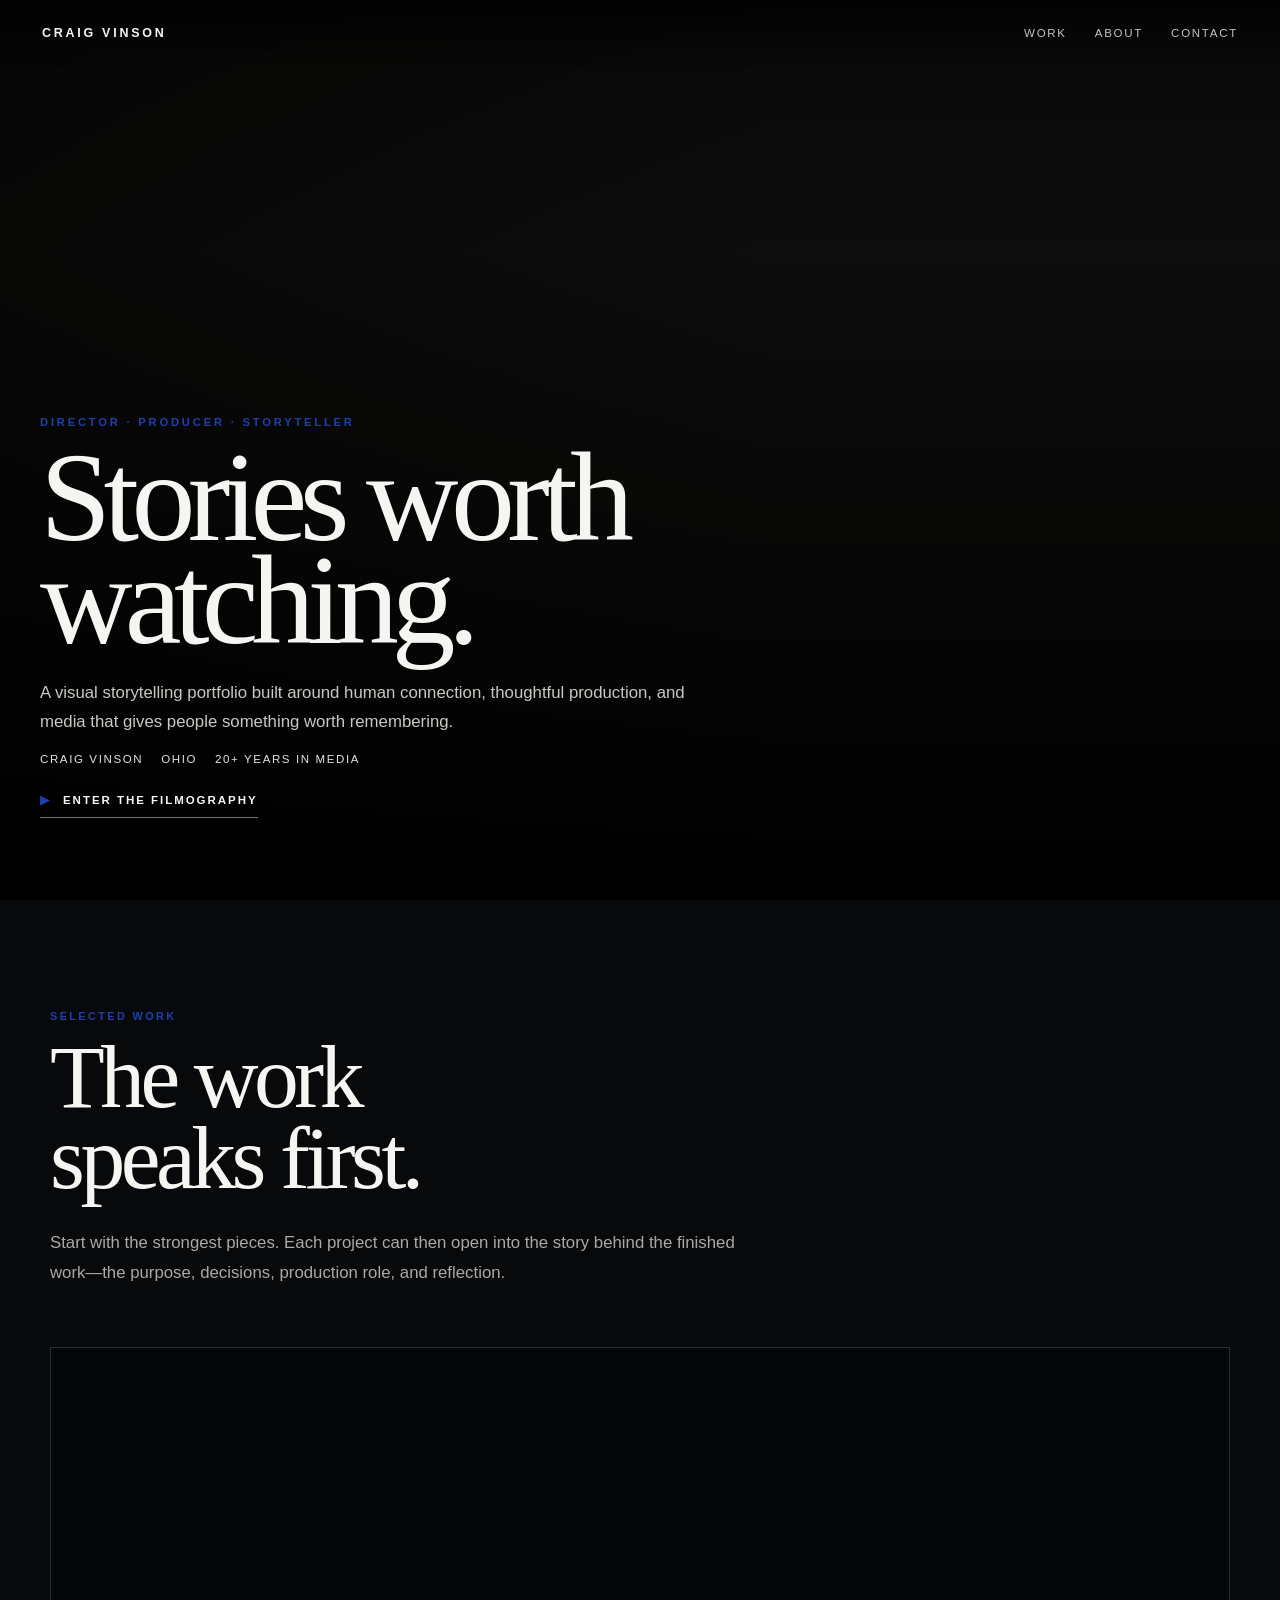
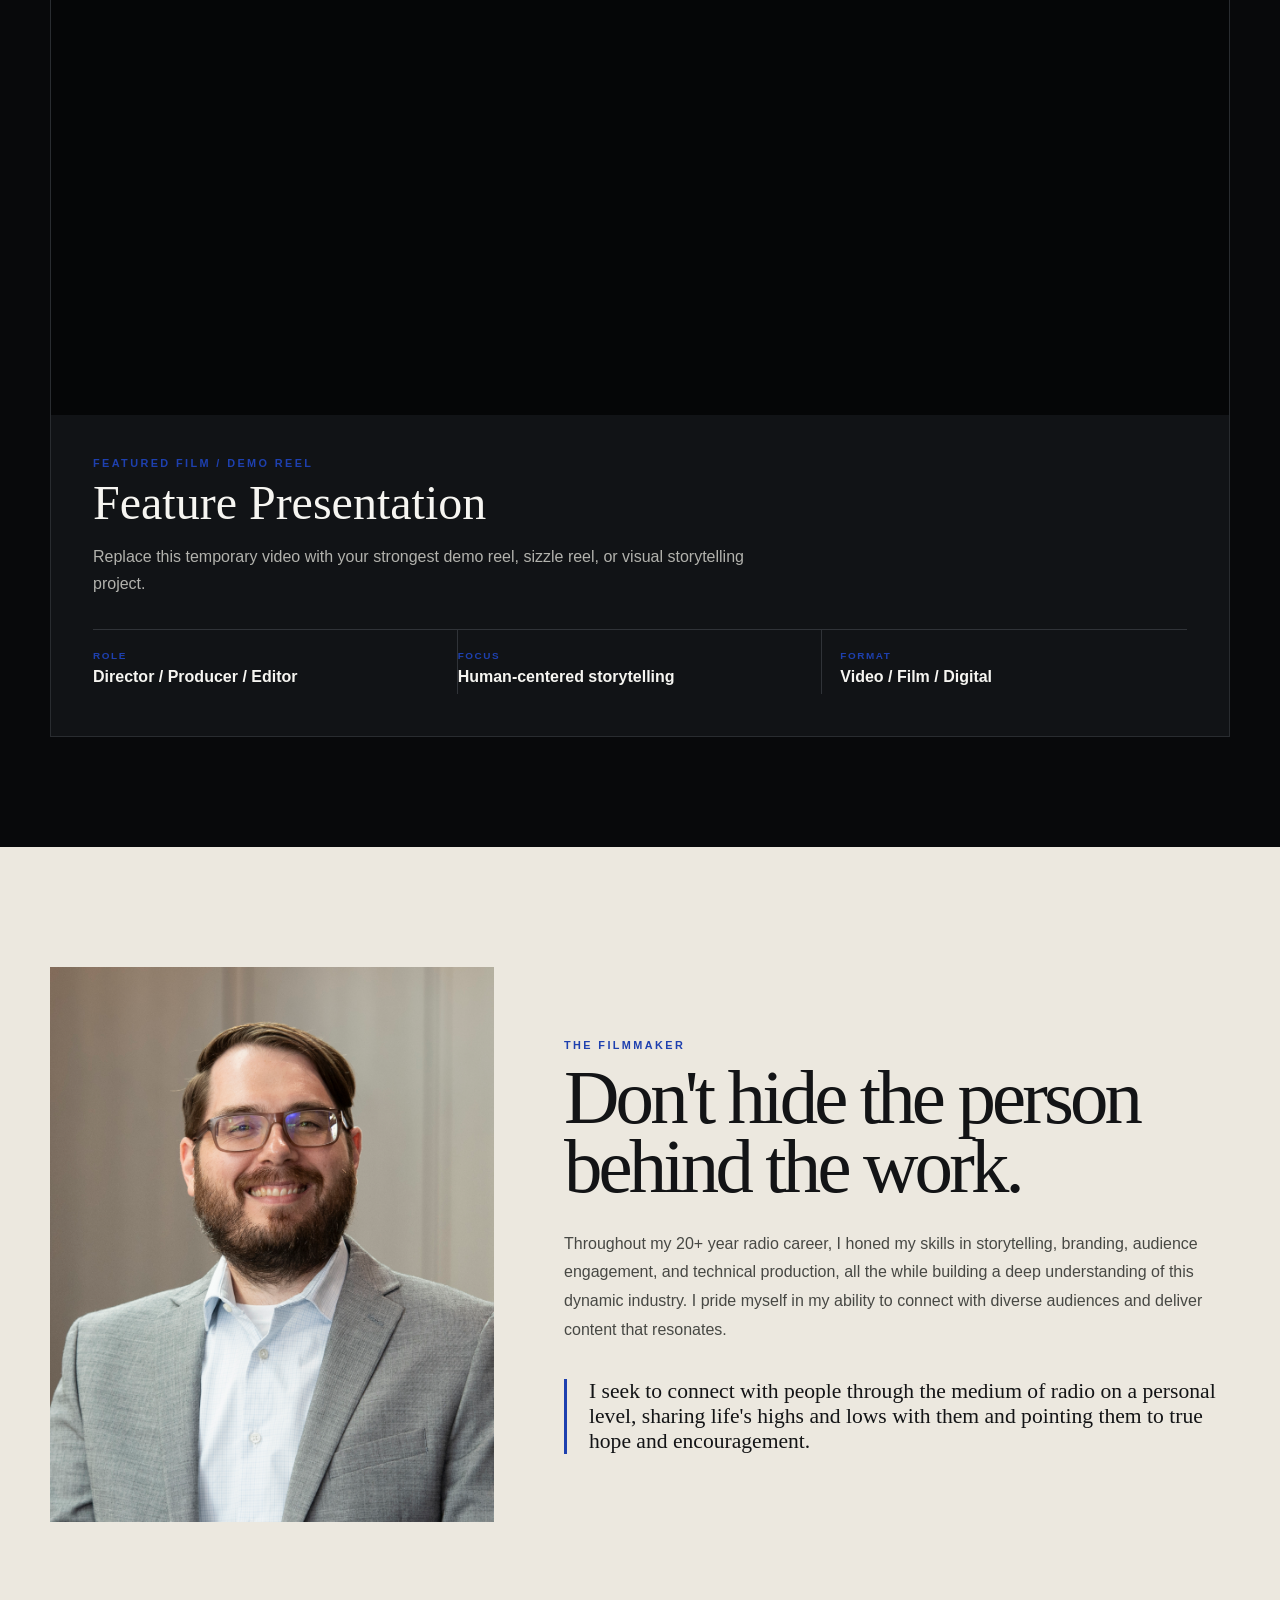
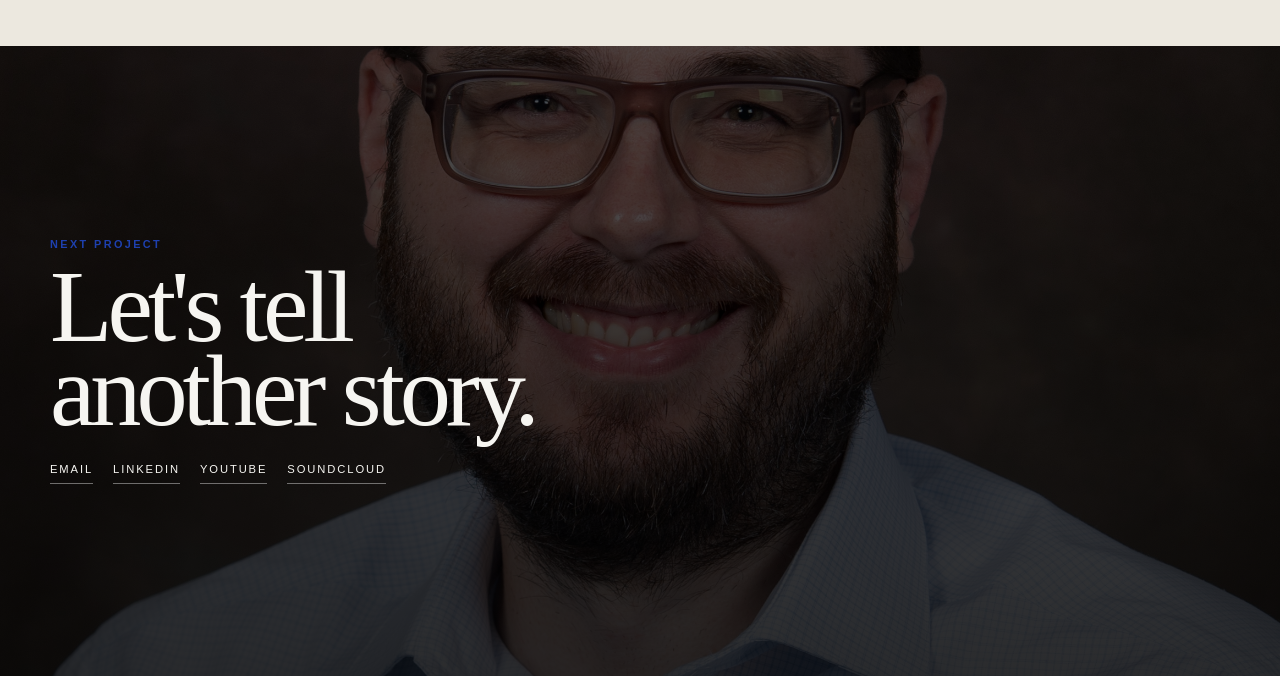
<file: index.html>
<!doctype html>
<html lang="en">
<head>
<meta charset="utf-8">
<meta name="viewport" content="width=device-width, initial-scale=1">
<title>Craig Vinson | Film & Media</title>
<style>
:root{
  --gold:#1E40AF;
  --white:#f6f5f1;
  --muted:#c9c8c3;
  --black:#08090b;
}
*{box-sizing:border-box}
html{scroll-behavior:smooth}
body{margin:0;background:var(--black);color:var(--white);font-family:Arial,Helvetica,sans-serif}
a{color:inherit;text-decoration:none}
.nav{position:fixed;inset:0 0 auto 0;z-index:20;padding:26px 42px;display:flex;justify-content:space-between;align-items:center;background:linear-gradient(to bottom,rgba(0,0,0,.65),transparent)}
.logo{font-size:.78rem;letter-spacing:.22em;font-weight:800}
.nav-links{display:flex;gap:28px;font-size:.72rem;letter-spacing:.15em;text-transform:uppercase}
.nav-links a{opacity:.8;transition:opacity .25s}
.nav-links a:hover{opacity:1}
.hero{position:relative;height:100vh;min-height:680px;overflow:hidden;display:flex;align-items:flex-end}
.hero-video{position:absolute;inset:0;z-index:0;overflow:hidden;background:#111}
.hero-video iframe{position:absolute;top:50%;left:50%;width:177.78vh;height:100vh;min-width:100%;min-height:56.25vw;transform:translate(-50%,-50%);border:0;pointer-events:none}
.hero-video::after{content:"";position:absolute;inset:0;background:linear-gradient(to top,rgba(0,0,0,.96) 0%,rgba(0,0,0,.55) 38%,rgba(0,0,0,.16) 72%,rgba(0,0,0,.42) 100%),linear-gradient(to right,rgba(0,0,0,.4),transparent 60%)}
.hero-video::before{content:"";position:absolute;inset:0;z-index:2;background:rgba(55,42,23,.14);mix-blend-mode:multiply;pointer-events:none}
.hero-content{position:relative;z-index:5;width:min(1200px,calc(100% - 70px));margin:0 auto;padding:0 0 82px}
.kicker{font-size:.7rem;letter-spacing:.25em;text-transform:uppercase;color:var(--gold);font-weight:800}
.hero h1{font-family:Georgia,"Times New Roman",serif;font-size:clamp(4.4rem,10vw,9.8rem);font-weight:400;letter-spacing:-.06em;line-height:.8;margin:18px 0 28px;max-width:850px}
.hero-meta{display:flex;flex-wrap:wrap;gap:18px;font-size:.72rem;letter-spacing:.14em;text-transform:uppercase;color:#e4e3de}
.hero-copy{max-width:700px}
.hero-copy p{color:var(--muted);font-size:1.05rem;max-width:650px;line-height:1.7}
.watch{display:inline-flex;align-items:center;gap:12px;margin-top:28px;font-size:.72rem;letter-spacing:.17em;text-transform:uppercase;font-weight:800;border-bottom:1px solid rgba(255,255,255,.45);padding-bottom:10px}
.watch span{color:var(--gold)}
.section{padding:110px 0;background:var(--black)}
.wrap{width:min(1180px,calc(100% - 60px));margin:auto}
.section-kicker{color:var(--gold);font-size:.68rem;letter-spacing:.22em;text-transform:uppercase;font-weight:800}
.section h2{font-family:Georgia,"Times New Roman",serif;font-weight:400;font-size:clamp(3rem,7vw,7rem);line-height:.9;letter-spacing:-.05em;margin:15px 0 30px}
.section-intro{max-width:720px;margin-bottom:60px}
.section-intro p{color:#aaa9a4;font-size:1.05rem;line-height:1.75}
.feature{background:#111316;border:1px solid #292c30}
.feature-media{position:relative;aspect-ratio:16/9;background:#050607}
.feature-media iframe{width:100%;height:100%;border:0}
.feature-body{padding:42px}
.feature-title{font-family:Georgia,"Times New Roman",serif;font-size:3rem;line-height:1;margin:10px 0 15px}
.feature-copy{color:#b2b2ad;max-width:700px;line-height:1.7}
.credits{display:grid;grid-template-columns:repeat(3,1fr);margin-top:32px;border-top:1px solid #303338}
.credit{padding:20px 18px 8px 0;border-right:1px solid #303338}
.credit:last-child{border-right:0;padding-left:18px}
.credit-label{color:var(--gold);font-size:.62rem;text-transform:uppercase;letter-spacing:.16em;font-weight:800}
.credit strong{display:block;margin-top:7px}
.personal{padding:120px 0;background:#ece8df;color:#131416}
.personal-grid{display:grid;grid-template-columns:.8fr 1.2fr;gap:70px;align-items:center}
.personal img{width:100%;aspect-ratio:4/5;object-fit:cover}
.personal h2{font-family:Georgia,"Times New Roman",serif;font-size:clamp(3rem,6vw,6rem);line-height:.9;letter-spacing:-.05em;margin:12px 0 28px;font-weight:400}
.personal p{max-width:670px;color:#474844;line-height:1.8}
.brand-statement{border-left:3px solid var(--gold);padding-left:22px;margin-top:34px;font-family:Georgia,serif;font-size:1.35rem}
.end{min-height:70vh;display:flex;align-items:center;background:linear-gradient(rgba(0,0,0,.67),rgba(0,0,0,.82)),url("assets/craig-portrait-alt.jpg") center/cover}
.end h2{font-family:Georgia,"Times New Roman",serif;font-size:clamp(3.5rem,8vw,8rem);line-height:.82;font-weight:400;letter-spacing:-.05em;margin:15px 0 30px}
.end-links{display:flex;flex-wrap:wrap;gap:20px;font-size:.7rem;letter-spacing:.17em;text-transform:uppercase}
.end-links a{border-bottom:1px solid rgba(255,255,255,.4);padding-bottom:8px}
@media(max-width:800px){
.nav{padding:20px 22px}
.nav-links{display:none}
.hero-content{width:calc(100% - 34px);padding-bottom:50px}
.hero h1{font-size:4.6rem}
.hero-meta{gap:10px;line-height:1.6}
.hero-copy p{font-size:.98rem}
.wrap{width:calc(100% - 30px)}
.credits{grid-template-columns:1fr}
.credit{border-right:0;border-bottom:1px solid #303338;padding:18px 0}
.credit:last-child{padding-left:0;border-bottom:0}
.personal-grid{grid-template-columns:1fr;gap:40px}
.personal{padding:80px 0}
.end{min-height:60vh}
}
</style>
</head>
<body>
<header class="nav">
<a class="logo" href="#">CRAIG VINSON</a>
<nav class="nav-links">
<a href="#work">Work</a>
<a href="#about">About</a>
<a href="#contact">Contact</a>
</nav>
</header>
<section class="hero">
<div class="hero-video">
<iframe src="https://www.youtube.com/embed/aqz-KE-bpKQ?autoplay=1&mute=1&controls=0&loop=1&playlist=aqz-KE-bpKQ&playsinline=1&modestbranding=1&rel=0" allow="autoplay; fullscreen"></iframe>
</div>
<div class="hero-content">
<div class="kicker">DIRECTOR · PRODUCER · STORYTELLER</div>
<h1>Stories worth watching.</h1>
<div class="hero-copy"><p>A visual storytelling portfolio built around human connection, thoughtful production, and media that gives people something worth remembering.</p></div>
<div class="hero-meta"><span>Craig Vinson</span><span>Ohio</span><span>20+ Years in Media</span></div>
<a class="watch" href="#work"><span>▶</span>Enter the filmography</a>
</div>
</section>
<section id="work" class="section">
<div class="wrap">
<div class="section-intro">
<div class="section-kicker">SELECTED WORK</div>
<h2>The work<br>speaks first.</h2>
<p>Start with the strongest pieces. Each project can then open into the story behind the finished work—the purpose, decisions, production role, and reflection.</p>
</div>
<article class="feature">
<div class="feature-media"><iframe src="https://www.youtube.com/embed/aqz-KE-bpKQ" title="Temporary demo reel video" loading="lazy" allowfullscreen></iframe></div>
<div class="feature-body">
<div class="section-kicker">FEATURED FILM / DEMO REEL</div>
<div class="feature-title">Feature Presentation</div>
<p class="feature-copy">Replace this temporary video with your strongest demo reel, sizzle reel, or visual storytelling project.</p>
<div class="credits">
<div class="credit"><div class="credit-label">Role</div><strong>Director / Producer / Editor</strong></div>
<div class="credit"><div class="credit-label">Focus</div><strong>Human-centered storytelling</strong></div>
<div class="credit"><div class="credit-label">Format</div><strong>Video / Film / Digital</strong></div>
</div>
</div>
</article>
</div>
</section>
<section id="about" class="personal">
<div class="wrap personal-grid">
<div><img src="assets/craig-portrait.jpg" alt="Craig Vinson portrait"></div>
<div>
<div class="section-kicker">THE FILMMAKER</div>
<h2>Don't hide the person behind the work.</h2>
<p>Throughout my 20+ year radio career, I honed my skills in storytelling, branding, audience engagement, and technical production, all the while building a deep understanding of this dynamic industry. I pride myself in my ability to connect with diverse audiences and deliver content that resonates.</p>
<div class="brand-statement">I seek to connect with people through the medium of radio on a personal level, sharing life's highs and lows with them and pointing them to true hope and encouragement.</div>
</div>
</div>
</section>
<section id="contact" class="end">
<div class="wrap">
<div class="section-kicker">NEXT PROJECT</div>
<h2>Let's tell<br>another story.</h2>
<div class="end-links">
<a href="mailto:craigvinson@cedarville.edu">Email</a>
<a href="https://www.linkedin.com/in/craig-vinson-fm/" target="_blank" rel="noopener">LinkedIn</a>
<a href="https://www.youtube.com/resoundradiocu" target="_blank" rel="noopener">YouTube</a>
<a href="https://soundcloud.com/yourwayfm" target="_blank" rel="noopener">SoundCloud</a>
</div>
</div>
</section>
</body>
</html>
</file>
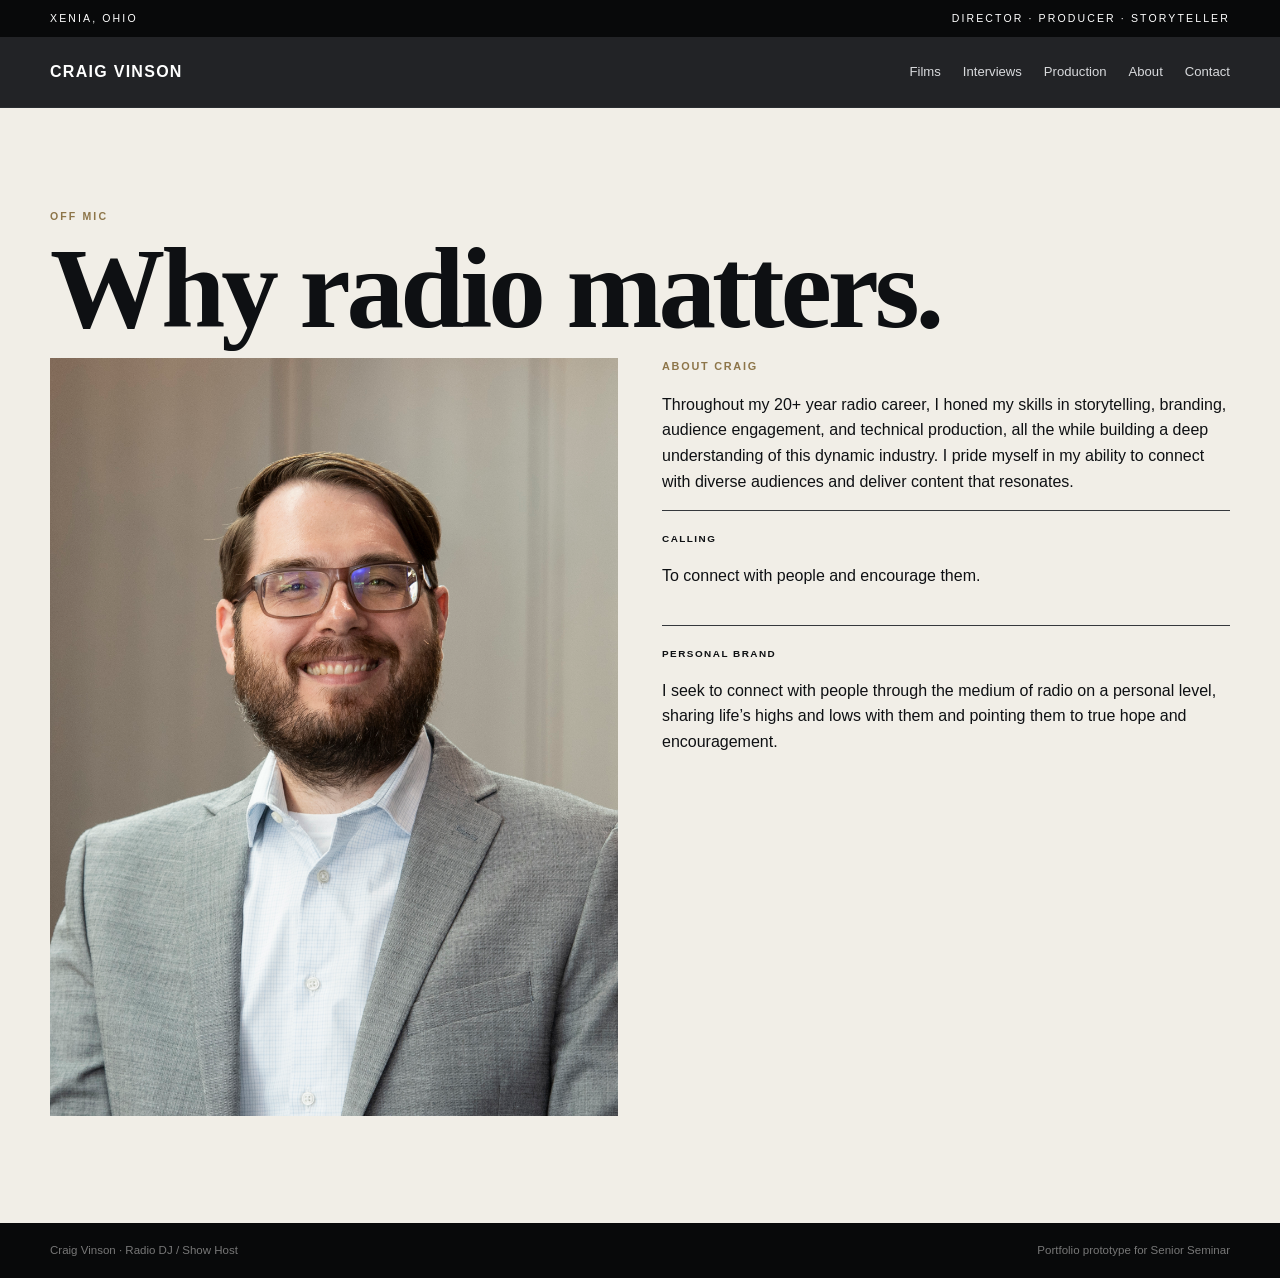
<file: about.html>
<!doctype html><html lang="en"><head><meta charset="utf-8">
<meta name="viewport" content="width=device-width,initial-scale=1">
<title>About | Craig Vinson</title><link rel="stylesheet" href="styles.css"></head><body>
<div class="top"><div class="wrap"><span>XENIA, OHIO</span><span>DIRECTOR · PRODUCER · STORYTELLER</span></div></div>

<nav class="nav"><div class="wrap navin">
<a class="brand" href="index.html">CRAIG VINSON</a>
<div class="navlinks">
<a href="films.html">Films</a><a href="interviews.html">Interviews</a><a href="production.html">Production</a>
<a href="about.html">About</a><a href="contact.html">Contact</a>
</div></div></nav>

<section class="section wrap">
<div class="kicker">OFF MIC</div><h1>Why radio matters.</h1>
<div class="case">
<div><img class="about-image" src="assets/craig-portrait.jpg" alt="Craig Vinson portrait"></div>
<div class="case-copy"><div class="label">ABOUT CRAIG</div><p>Throughout my 20+ year radio career, I honed my skills in storytelling, branding, audience engagement, and technical production, all the while building a deep understanding of this dynamic industry. I pride myself in my ability to connect with diverse audiences and deliver content that resonates.</p><div class="block"><strong>Calling</strong><p>To connect with people and encourage them.</p></div><div class="block"><strong>Personal brand</strong><p>I seek to connect with people through the medium of radio on a personal level, sharing life’s highs and lows with them and pointing them to true hope and encouragement.</p></div></div>
</div>
</section>

<footer class="footer"><div class="wrap"><span>Craig Vinson · Radio DJ / Show Host</span><span>Portfolio prototype for Senior Seminar</span></div></footer>
</body></html>
</file>
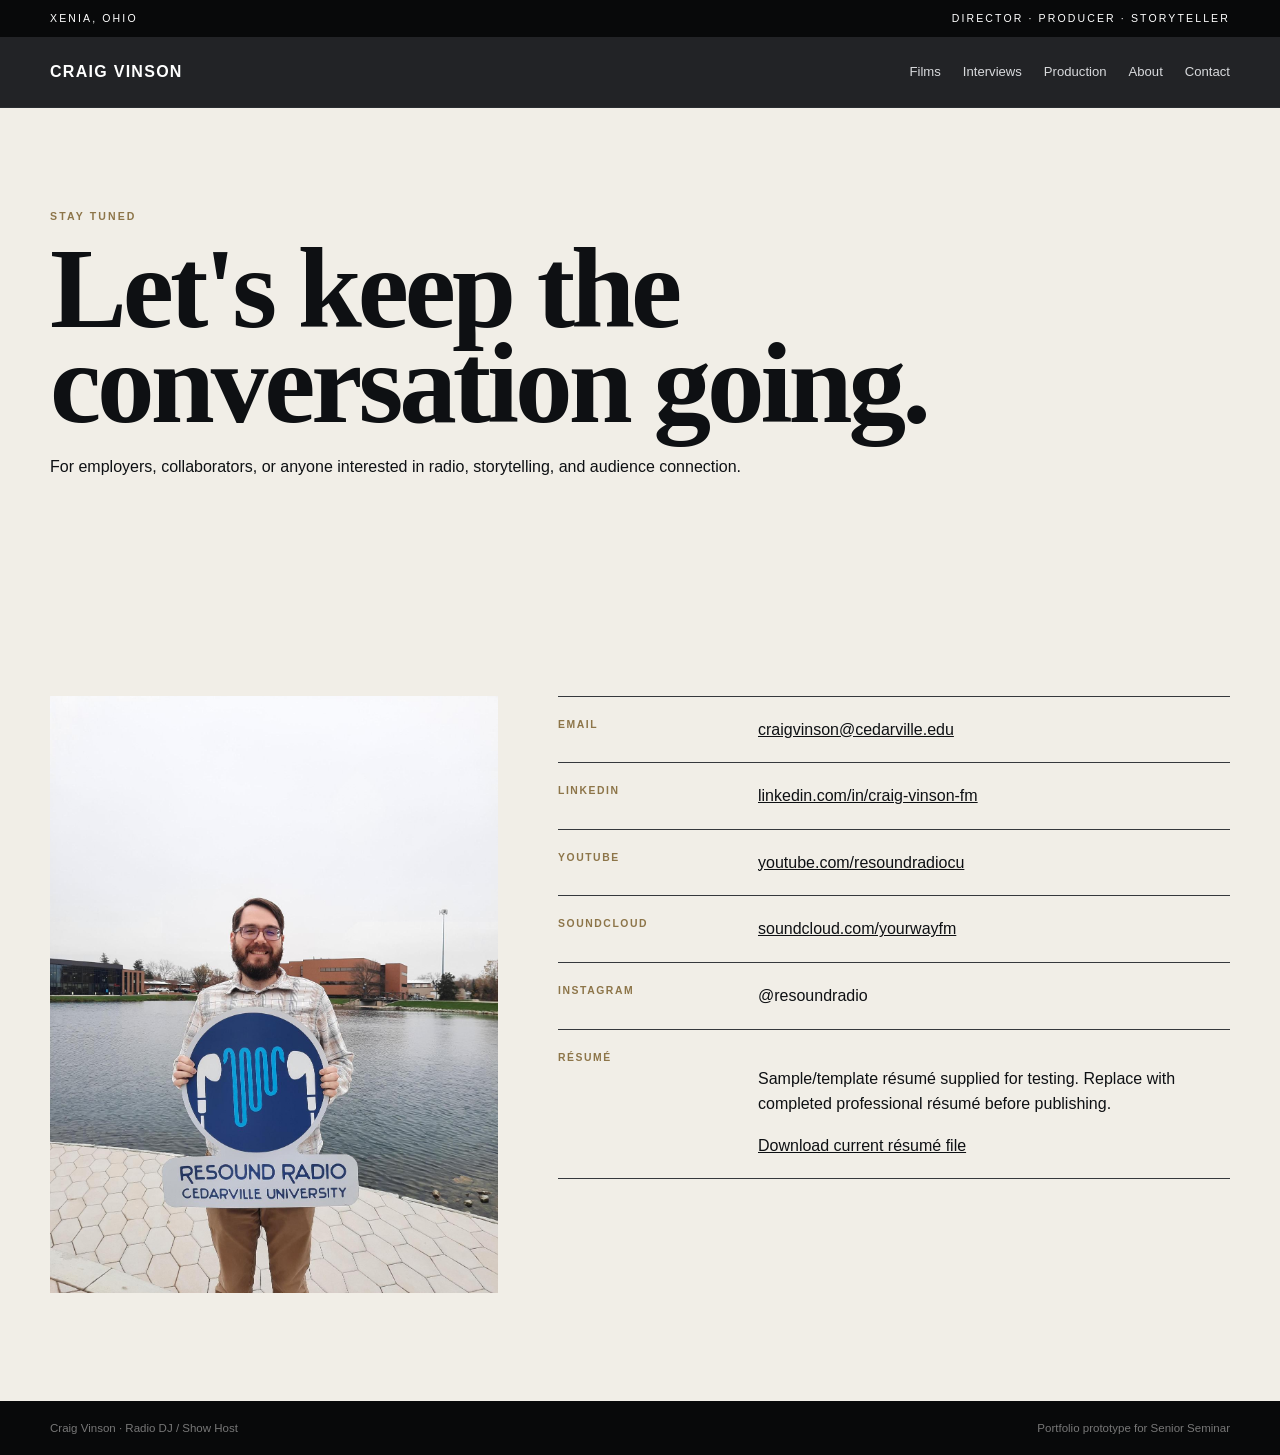
<file: contact.html>
<!doctype html><html lang="en"><head><meta charset="utf-8">
<meta name="viewport" content="width=device-width,initial-scale=1">
<title>Contact | Craig Vinson</title><link rel="stylesheet" href="styles.css"></head><body>
<div class="top"><div class="wrap"><span>XENIA, OHIO</span><span>DIRECTOR · PRODUCER · STORYTELLER</span></div></div>

<nav class="nav"><div class="wrap navin">
<a class="brand" href="index.html">CRAIG VINSON</a>
<div class="navlinks">
<a href="films.html">Films</a><a href="interviews.html">Interviews</a><a href="production.html">Production</a>
<a href="about.html">About</a><a href="contact.html">Contact</a>
</div></div></nav>

<section class="section wrap">
<div class="kicker">STAY TUNED</div><h1>Let's keep the conversation going.</h1>
<p>For employers, collaborators, or anyone interested in radio, storytelling, and audience connection.</p>
</section>
<section class="section wrap">
<div class="credit-grid"><div><img class="about-image" src="assets/resound-radio.jpg" alt="Craig Vinson holding the Resound Radio sign"></div>
<div><div class="credits">
<div class="credit-row"><span>Email</span><div><a href="mailto:craigvinson@cedarville.edu">craigvinson@cedarville.edu</a></div></div>
<div class="credit-row"><span>LinkedIn</span><div><a href="https://www.linkedin.com/in/craig-vinson-fm/" target="_blank" rel="noopener">linkedin.com/in/craig-vinson-fm</a></div></div>
<div class="credit-row"><span>YouTube</span><div><a href="https://www.youtube.com/resoundradiocu" target="_blank" rel="noopener">youtube.com/resoundradiocu</a></div></div>
<div class="credit-row"><span>SoundCloud</span><div><a href="https://soundcloud.com/yourwayfm" target="_blank" rel="noopener">soundcloud.com/yourwayfm</a></div></div>
<div class="credit-row"><span>Instagram</span><div>@resoundradio</div></div>
<div class="credit-row"><span>Résumé</span><div><p>Sample/template résumé supplied for testing. Replace with completed professional résumé before publishing.</p><a href="assets/resume-sample.docx" download>Download current résumé file</a></div></div>
</div></div></div>
</section>

<footer class="footer"><div class="wrap"><span>Craig Vinson · Radio DJ / Show Host</span><span>Portfolio prototype for Senior Seminar</span></div></footer>
</body></html>
</file>
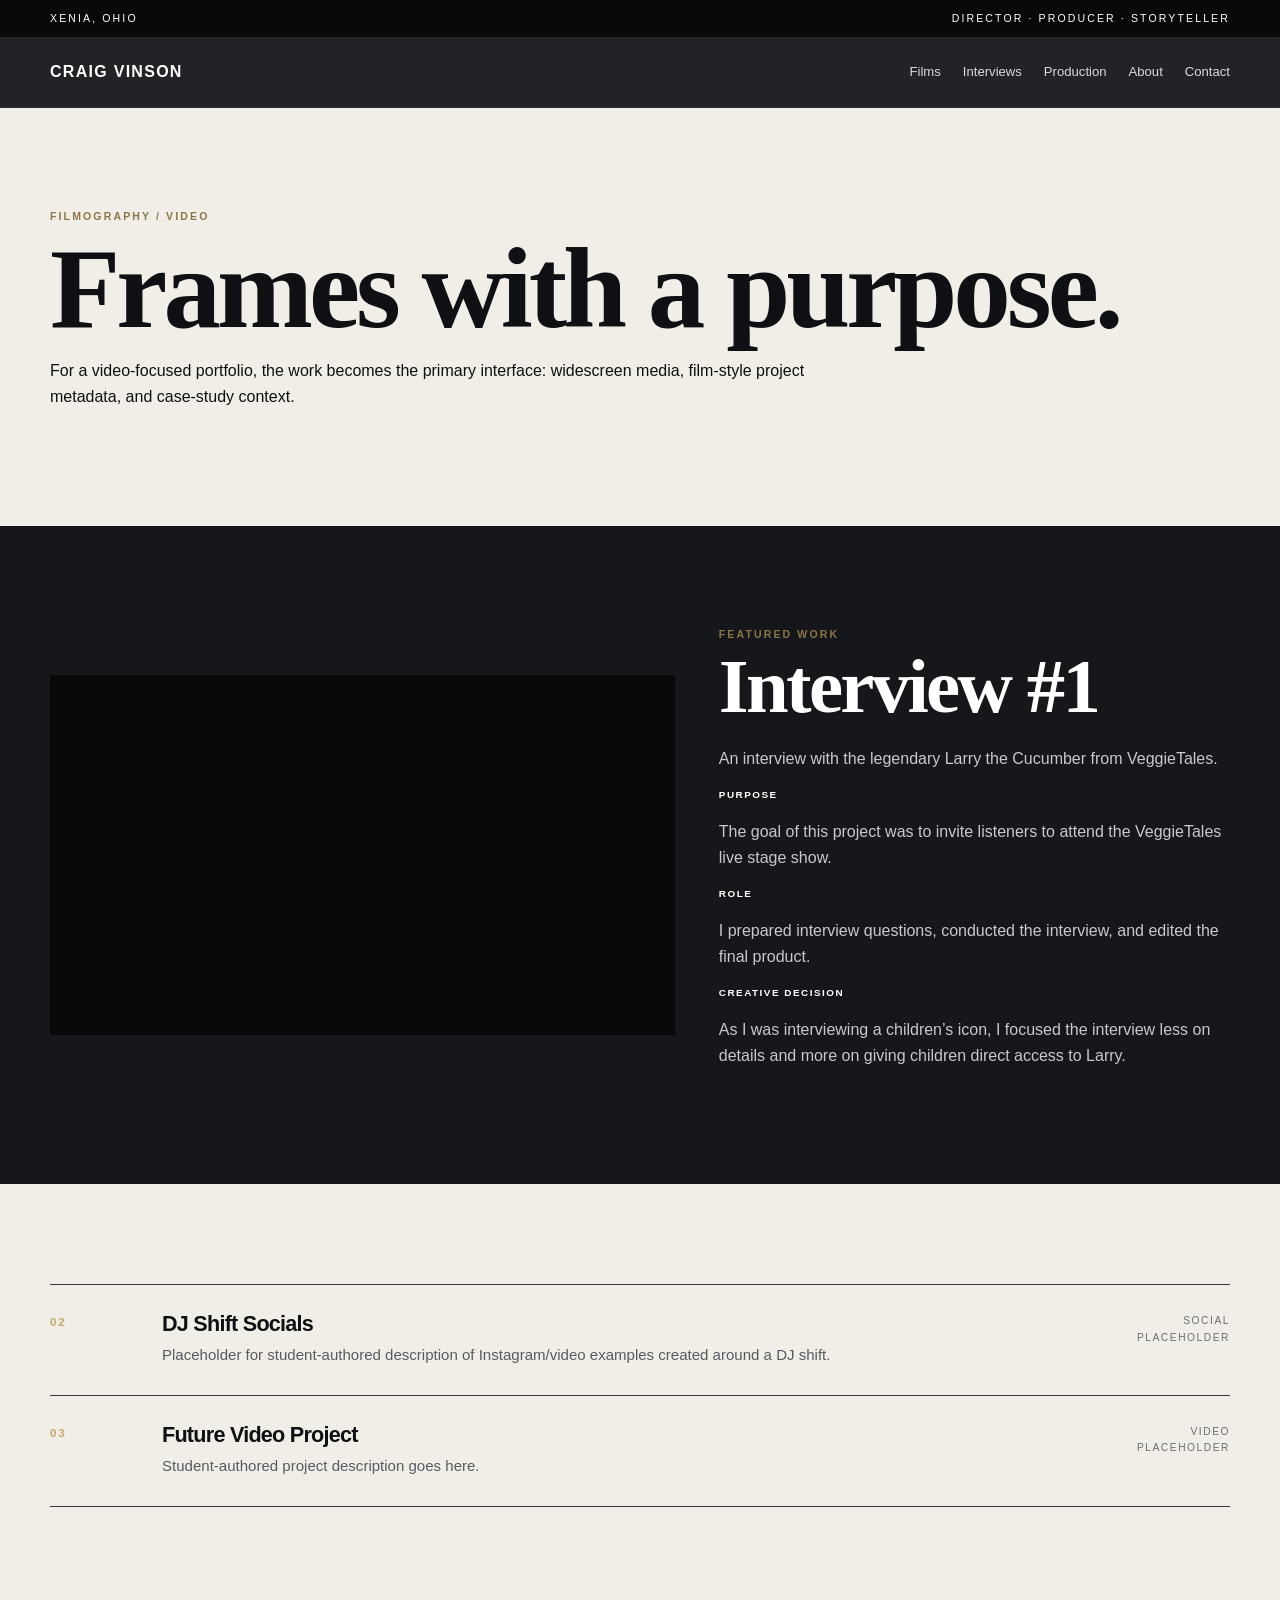
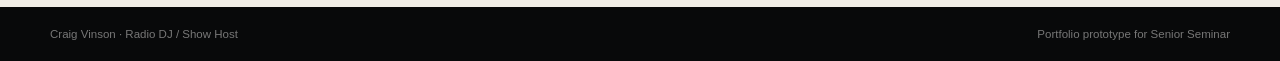
<file: films.html>
<!doctype html><html lang="en"><head><meta charset="utf-8">
<meta name="viewport" content="width=device-width,initial-scale=1">
<title>Films | Craig Vinson</title><link rel="stylesheet" href="styles.css"></head><body>
<div class="top"><div class="wrap"><span>XENIA, OHIO</span><span>DIRECTOR · PRODUCER · STORYTELLER</span></div></div>

<nav class="nav"><div class="wrap navin">
<a class="brand" href="index.html">CRAIG VINSON</a>
<div class="navlinks">
<a href="films.html">Films</a><a href="interviews.html">Interviews</a><a href="production.html">Production</a>
<a href="about.html">About</a><a href="contact.html">Contact</a>
</div></div></nav>

<section class="section wrap">
<div class="kicker">FILMOGRAPHY / VIDEO</div><h1>Frames with a purpose.</h1>
<p>For a video-focused portfolio, the work becomes the primary interface: widescreen media, film-style project metadata, and case-study context.</p>
</section>
<section class="spotlight"><div class="wrap section">
<div class="spot-grid">
<div class="spot-media"><iframe src="https://www.youtube.com/embed/8zH_O74hZBw" title="Video project" allowfullscreen loading="lazy"></iframe></div>
<div class="spot-copy"><div class="kicker">FEATURED WORK</div><h2>Interview #1</h2><p>An interview with the legendary Larry the Cucumber from VeggieTales.</p><div class="block"><strong>Purpose</strong><p>The goal of this project was to invite listeners to attend the VeggieTales live stage show.</p></div><div class="block"><strong>Role</strong><p>I prepared interview questions, conducted the interview, and edited the final product.</p></div><div class="block"><strong>Creative decision</strong><p>As I was interviewing a children’s icon, I focused the interview less on details and more on giving children direct access to Larry.</p></div></div>
</div></div></section>
<section class="section wrap"><div class="film-list">
<div class="film-row"><div class="film-no">02</div><div><h3>DJ Shift Socials</h3><p>Placeholder for student-authored description of Instagram/video examples created around a DJ shift.</p></div><div class="film-type">SOCIAL<br>PLACEHOLDER</div></div>
<div class="film-row"><div class="film-no">03</div><div><h3>Future Video Project</h3><p>Student-authored project description goes here.</p></div><div class="film-type">VIDEO<br>PLACEHOLDER</div></div>
</div></section>

<footer class="footer"><div class="wrap"><span>Craig Vinson · Radio DJ / Show Host</span><span>Portfolio prototype for Senior Seminar</span></div></footer>
</body></html>
</file>
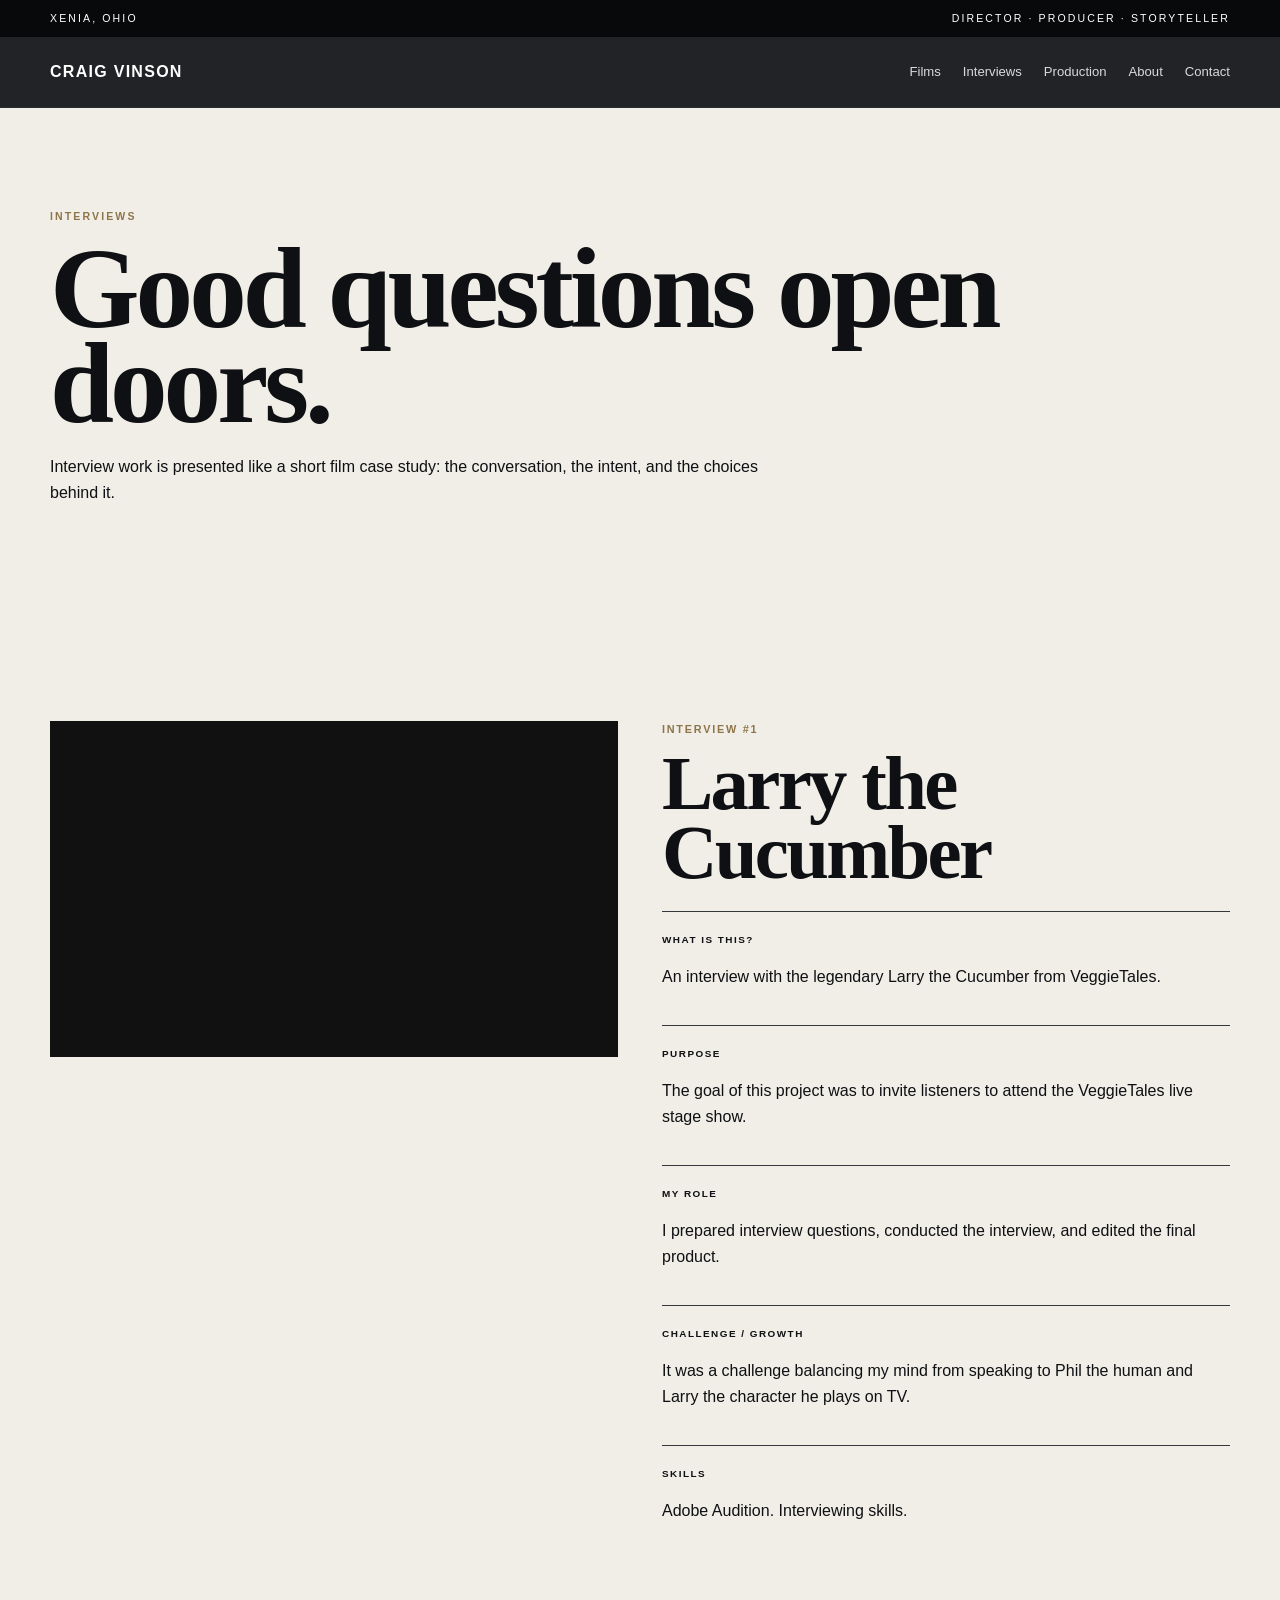
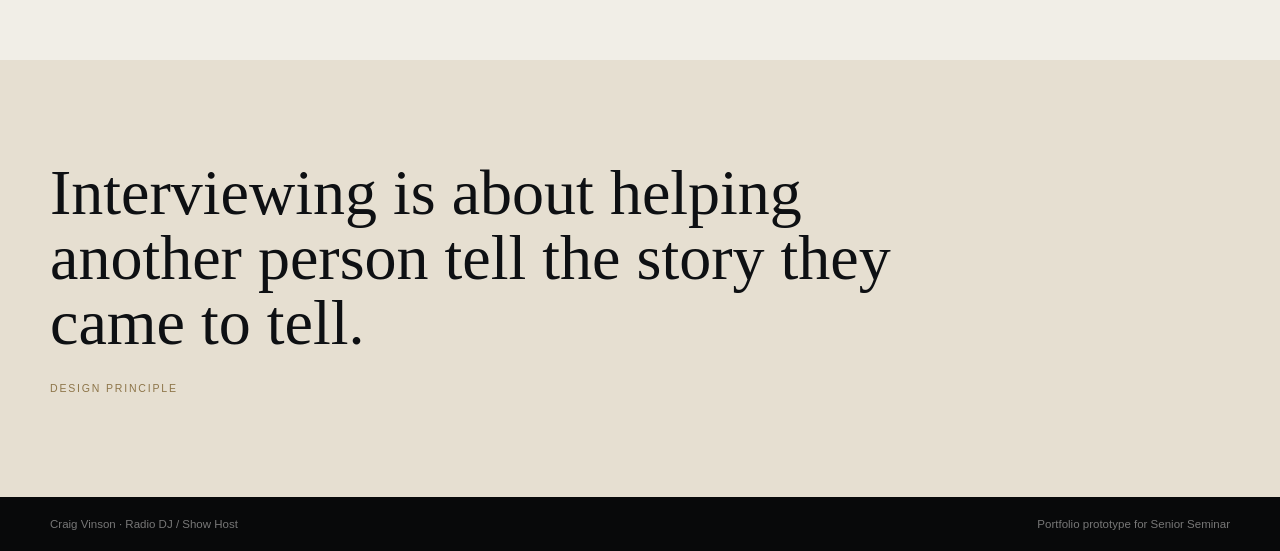
<file: interviews.html>
<!doctype html><html lang="en"><head><meta charset="utf-8">
<meta name="viewport" content="width=device-width,initial-scale=1">
<title>Interviews | Craig Vinson</title><link rel="stylesheet" href="styles.css"></head><body>
<div class="top"><div class="wrap"><span>XENIA, OHIO</span><span>DIRECTOR · PRODUCER · STORYTELLER</span></div></div>

<nav class="nav"><div class="wrap navin">
<a class="brand" href="index.html">CRAIG VINSON</a>
<div class="navlinks">
<a href="films.html">Films</a><a href="interviews.html">Interviews</a><a href="production.html">Production</a>
<a href="about.html">About</a><a href="contact.html">Contact</a>
</div></div></nav>

<section class="section wrap">
<div class="kicker">INTERVIEWS</div><h1>Good questions open doors.</h1>
<p>Interview work is presented like a short film case study: the conversation, the intent, and the choices behind it.</p>
</section>
<section class="section wrap">
<div class="case">
<div class="case-img"><div style="background:#111;padding:10px"><iframe style="width:100%;aspect-ratio:16/9;border:0" src="https://w.soundcloud.com/player/?url=https%3A//soundcloud.com/yourwayfm/larry&color=%23c9a86a&auto_play=false&hide_related=false&show_comments=true&show_user=true&show_reposts=false&show_teaser=true"></iframe></div></div>
<div class="case-copy"><div class="label">INTERVIEW #1</div><h2>Larry the Cucumber</h2><div class="block"><strong>What is this?</strong><p>An interview with the legendary Larry the Cucumber from VeggieTales.</p></div><div class="block"><strong>Purpose</strong><p>The goal of this project was to invite listeners to attend the VeggieTales live stage show.</p></div><div class="block"><strong>My role</strong><p>I prepared interview questions, conducted the interview, and edited the final product.</p></div><div class="block"><strong>Challenge / growth</strong><p>It was a challenge balancing my mind from speaking to Phil the human and Larry the character he plays on TV.</p></div><div class="block"><strong>Skills</strong><p>Adobe Audition. Interviewing skills.</p></div></div>
</div>
</section>
<section class="quote"><div class="wrap"><blockquote>Interviewing is about helping another person tell the story they came to tell.</blockquote><cite>Design principle</cite></div></section>

<footer class="footer"><div class="wrap"><span>Craig Vinson · Radio DJ / Show Host</span><span>Portfolio prototype for Senior Seminar</span></div></footer>
</body></html>
</file>
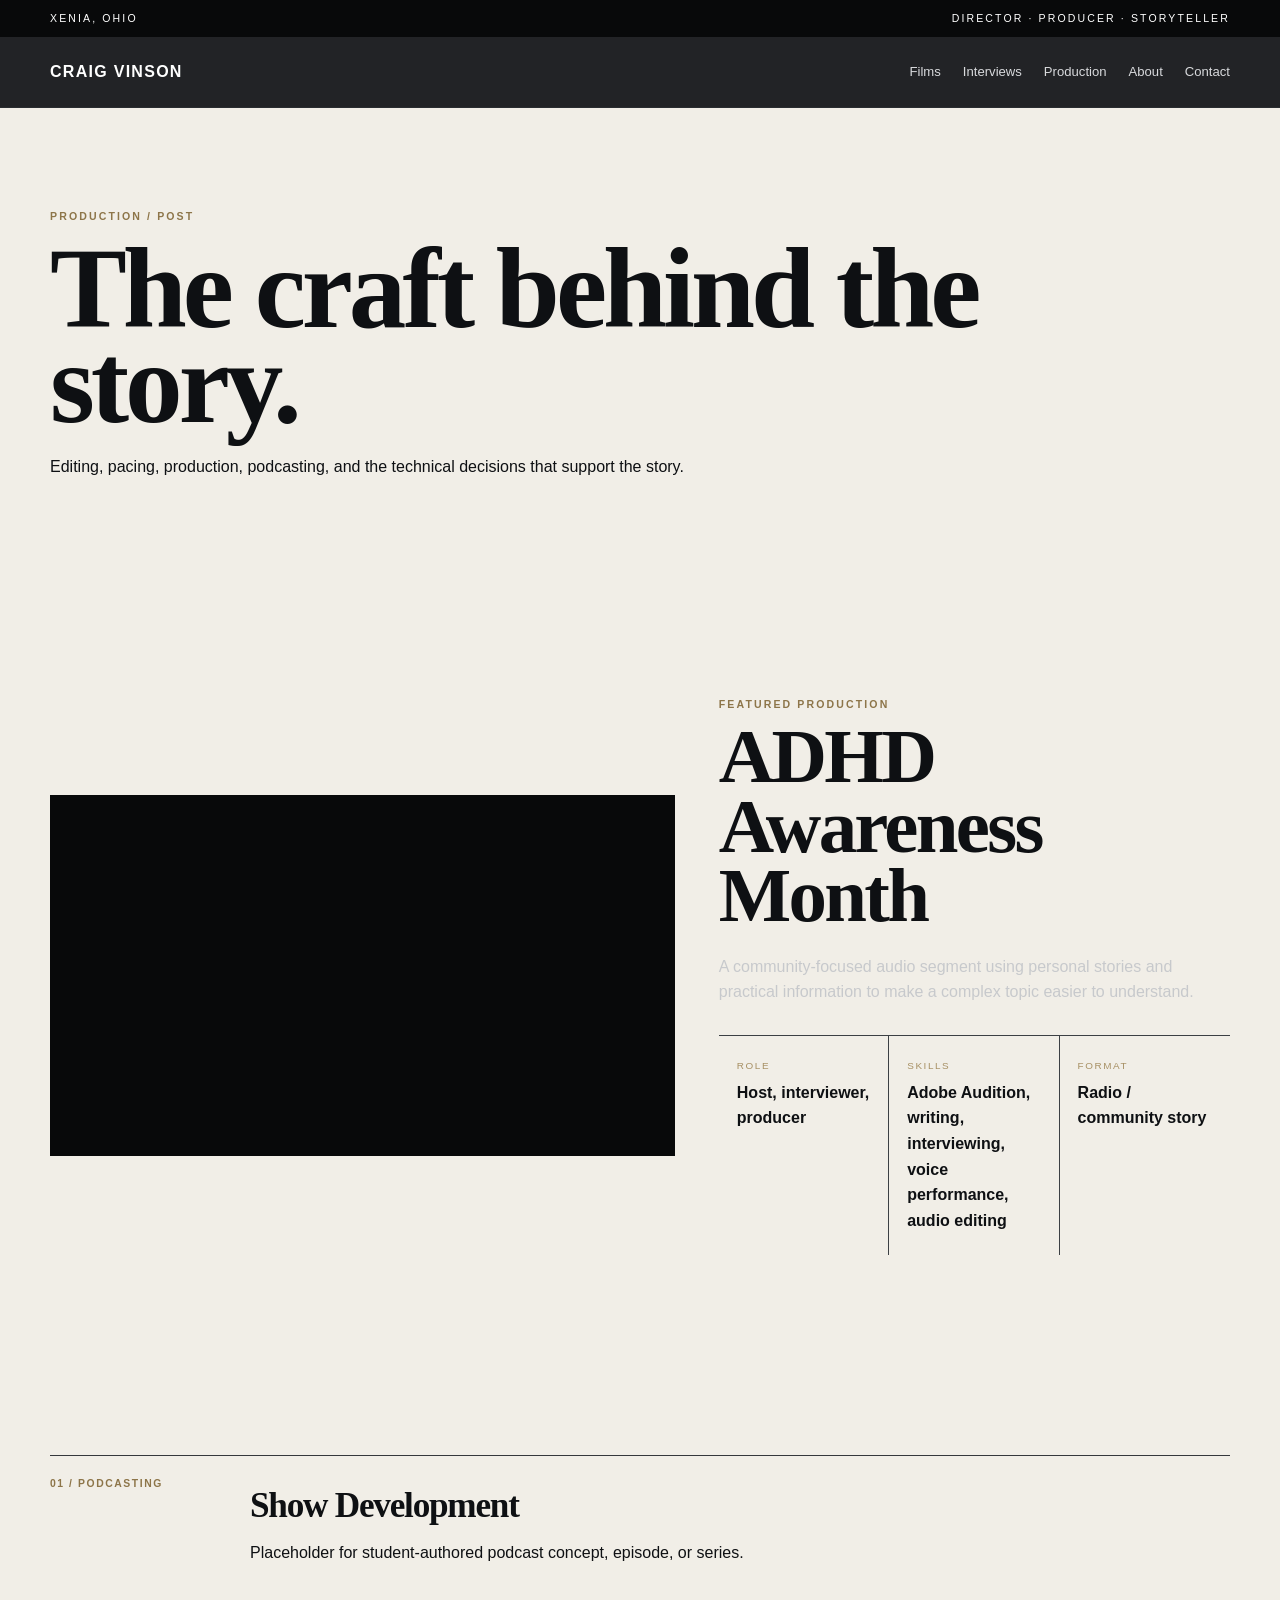
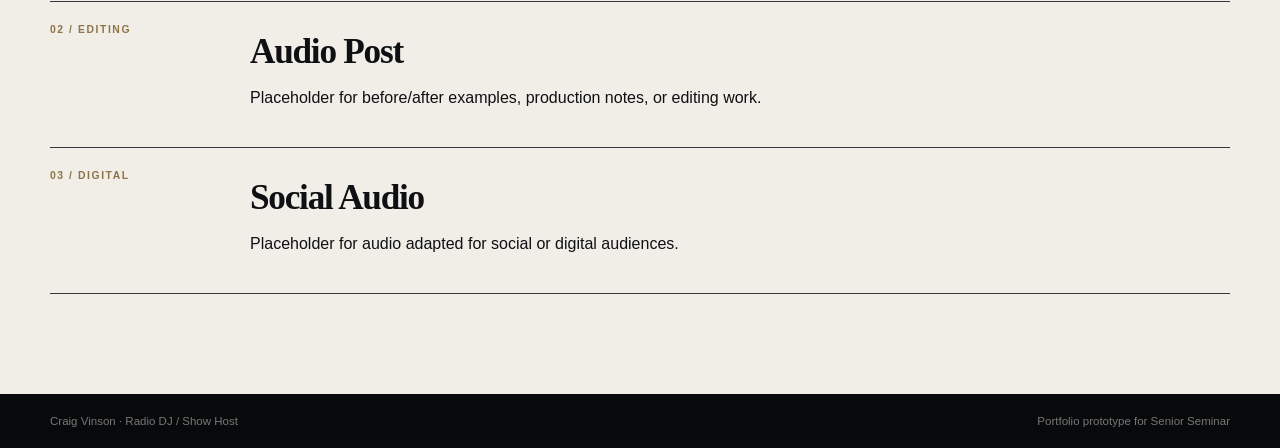
<file: production.html>
<!doctype html><html lang="en"><head><meta charset="utf-8">
<meta name="viewport" content="width=device-width,initial-scale=1">
<title>Production | Craig Vinson</title><link rel="stylesheet" href="styles.css"></head><body>
<div class="top"><div class="wrap"><span>XENIA, OHIO</span><span>DIRECTOR · PRODUCER · STORYTELLER</span></div></div>

<nav class="nav"><div class="wrap navin">
<a class="brand" href="index.html">CRAIG VINSON</a>
<div class="navlinks">
<a href="films.html">Films</a><a href="interviews.html">Interviews</a><a href="production.html">Production</a>
<a href="about.html">About</a><a href="contact.html">Contact</a>
</div></div></nav>

<section class="section wrap">
<div class="kicker">PRODUCTION / POST</div><h1>The craft behind the story.</h1>
<p>Editing, pacing, production, podcasting, and the technical decisions that support the story.</p>
</section>
<section class="section wrap">
<div class="spot-grid">
<div class="spot-media"><iframe src="https://w.soundcloud.com/player/?url=https%3A//soundcloud.com/yourwayfm/adhd-awareness-month&color=%23c9a86a&auto_play=false&hide_related=false&show_comments=true&show_user=true&show_reposts=false&show_teaser=true"></iframe></div>
<div class="spot-copy"><div class="kicker">FEATURED PRODUCTION</div><h2>ADHD Awareness Month</h2><p>A community-focused audio segment using personal stories and practical information to make a complex topic easier to understand.</p><div class="factgrid"><div class="fact"><span>Role</span><strong>Host, interviewer, producer</strong></div><div class="fact"><span>Skills</span><strong>Adobe Audition, writing, interviewing, voice performance, audio editing</strong></div><div class="fact"><span>Format</span><strong>Radio / community story</strong></div></div></div>
</div>
</section>
<section class="section wrap"><div class="credits">
<div class="credit-row"><span>01 / Podcasting</span><div><h3>Show Development</h3><p>Placeholder for student-authored podcast concept, episode, or series.</p></div></div>
<div class="credit-row"><span>02 / Editing</span><div><h3>Audio Post</h3><p>Placeholder for before/after examples, production notes, or editing work.</p></div></div>
<div class="credit-row"><span>03 / Digital</span><div><h3>Social Audio</h3><p>Placeholder for audio adapted for social or digital audiences.</p></div></div>
</div></section>

<footer class="footer"><div class="wrap"><span>Craig Vinson · Radio DJ / Show Host</span><span>Portfolio prototype for Senior Seminar</span></div></footer>
</body></html>
</file>
<file: styles.css>
:root{--ink:#0e1013;--paper:#f1eee7;--film:#15171a;--red:#c9a86a;--muted:#7c7f84;--line:#35383c;--white:#f8f7f3;--max:1180px}
*{box-sizing:border-box}
html{scroll-behavior:smooth}
body{margin:0;background:var(--paper);color:var(--ink);font-family:Arial,Helvetica,sans-serif;line-height:1.6}
a{color:inherit}
.wrap{width:min(var(--max),calc(100% - 44px));margin:auto}
.top{background:#08090a;color:#fff;font-size:.66rem;letter-spacing:.2em;text-transform:uppercase}
.top .wrap{display:flex;justify-content:space-between;padding:10px 0}
.nav{position:sticky;top:0;z-index:20;background:rgba(21,23,26,.94);color:#fff;border-bottom:1px solid #2a2d31;backdrop-filter:blur(10px)}
.navin{height:70px;display:flex;align-items:center;justify-content:space-between}
.brand{font-weight:900;letter-spacing:.08em;text-decoration:none}
.navlinks{display:flex;gap:22px}
.navlinks a{font-size:.82rem;text-decoration:none;color:#d9dadd}
.kicker{font-size:.66rem;letter-spacing:.2em;text-transform:uppercase;font-weight:900;color:#8d7549}
h1,h2,h3{font-family:Georgia,"Times New Roman",serif;letter-spacing:-.035em}
h1{font-size:clamp(4.2rem,9vw,8.6rem);line-height:.83;margin:16px 0 22px}
h2{font-size:clamp(3rem,6vw,5.8rem);line-height:.9;margin:10px 0 24px}
h3{font-size:2.2rem;line-height:1;margin:12px 0}
p{max-width:760px}
.hero{background:#111417;color:#fff;min-height:82vh;display:grid;align-items:end}
.hero-inner{padding:85px 0 78px}
.hero-grid{display:grid;grid-template-columns:1fr .9fr;gap:54px;align-items:end}
.hero-copy p{color:#c9cbd0;font-size:1.08rem}
.hero-meta{display:flex;gap:18px;flex-wrap:wrap;margin:26px 0 0;color:#e3e3e3;font-size:.75rem;letter-spacing:.08em;text-transform:uppercase}
.hero-frame{position:relative}
.hero-frame img{width:100%;aspect-ratio:16/9;object-fit:cover;display:block;filter:saturate(.82) contrast(1.03)}
.frame-label{position:absolute;left:14px;bottom:14px;background:#111;color:#fff;padding:8px 10px;font-size:.65rem;letter-spacing:.16em;text-transform:uppercase}
.title-sequence{background:#050607;color:#fff;padding:18px 0;border-top:1px solid #222;border-bottom:1px solid #222;font-size:.76rem;letter-spacing:.18em;text-transform:uppercase}
.title-sequence .wrap{display:flex;justify-content:space-between;gap:20px}
.section{padding:100px 0}
.work-index{display:grid;grid-template-columns:.24fr .76fr;gap:40px}
.film-list{border-top:1px solid var(--line)}
.film-row{display:grid;grid-template-columns:90px 1fr 120px;gap:22px;padding:28px 0;border-bottom:1px solid var(--line);align-items:start}
.film-no{font-size:.72rem;letter-spacing:.15em;color:var(--red);font-weight:900}
.film-row h3{margin:0;font-family:Arial,Helvetica,sans-serif;font-size:1.35rem;font-weight:800}
.film-row p{margin:8px 0 0;color:#575b61;font-size:.94rem}
.film-type{text-align:right;font-size:.64rem;letter-spacing:.15em;text-transform:uppercase;color:#6a6d72}
.spotlight{background:var(--film);color:#fff}
.spot-grid{display:grid;grid-template-columns:1.1fr .9fr;gap:44px;align-items:center}
.spot-media{background:#08090a;padding:10px}
.spot-media iframe{display:block;width:100%;aspect-ratio:16/9;border:0}
.spot-copy p{color:#c7c9cc}
.factgrid{display:grid;grid-template-columns:repeat(3,1fr);gap:0;border-top:1px solid #3c4044;margin-top:30px}
.fact{padding:22px 18px;border-right:1px solid #3c4044}
.fact:last-child{border-right:0}
.fact span{display:block;font-size:.62rem;letter-spacing:.16em;text-transform:uppercase;color:#a79064}
.fact strong{display:block;margin-top:6px}
.case{display:grid;grid-template-columns:1fr 1fr;gap:44px;align-items:start}
.case-img{position:sticky;top:100px}
.case-img img{width:100%;aspect-ratio:4/3;object-fit:cover;display:block}
.case-copy .label{font-size:.68rem;letter-spacing:.16em;text-transform:uppercase;color:#8d7549;font-weight:900}
.case-copy h2{font-size:clamp(3rem,6vw,5.3rem)}
.case-copy .block{border-top:1px solid var(--line);padding:20px 0}
.block strong{display:block;text-transform:uppercase;letter-spacing:.15em;font-size:.62rem;margin-bottom:5px}
.quote{background:#e6dfd1;padding:100px 0}
.quote blockquote{max-width:920px;margin:0;font-family:Georgia,serif;font-size:clamp(2.4rem,5vw,5rem);line-height:1.02}
.quote cite{display:block;margin-top:24px;font-size:.66rem;letter-spacing:.17em;text-transform:uppercase;color:#8d7549;font-style:normal}
.credit-grid{display:grid;grid-template-columns:.8fr 1.2fr;gap:60px}
.credits{border-top:1px solid var(--line)}
.credit-row{display:grid;grid-template-columns:180px 1fr;gap:20px;padding:20px 0;border-bottom:1px solid var(--line)}
.credit-row span{font-size:.65rem;letter-spacing:.15em;text-transform:uppercase;color:#8d7549;font-weight:900}
.about-image{width:100%;aspect-ratio:3/4;object-fit:cover}
.end{background:#0b0c0e;color:#fff;padding:95px 0}
.end-grid{display:flex;justify-content:space-between;gap:40px;align-items:end}
.end h2{font-size:clamp(3.2rem,7vw,6.5rem);margin:8px 0 0}
.end-links{display:flex;flex-direction:column;gap:10px}
.end-links a{text-decoration:none;border-bottom:1px solid #35393e;padding-bottom:9px}
.footer{background:#08090a;color:#777;padding:18px 0;font-size:.72rem}
.footer .wrap{display:flex;justify-content:space-between;gap:20px}
@media(max-width:900px){
.hero-grid,.spot-grid,.case,.credit-grid{grid-template-columns:1fr}
.work-index{grid-template-columns:1fr}
.case-img{position:static}
.film-row{grid-template-columns:60px 1fr}
.film-type{grid-column:2;text-align:left}
.factgrid{grid-template-columns:1fr}
.fact{border-right:0;border-bottom:1px solid #3c4044}
.end-grid{display:block}
.end-links{margin-top:28px}
}
@media(max-width:600px){
.wrap{width:min(var(--max),calc(100% - 28px))}
.navlinks{display:none}
.hero-inner{padding:66px 0 55px}
.hero-meta{gap:10px}
.section{padding:70px 0}
.quote{padding:70px 0}
.footer .wrap,.top .wrap{flex-direction:column}
}
</file>
